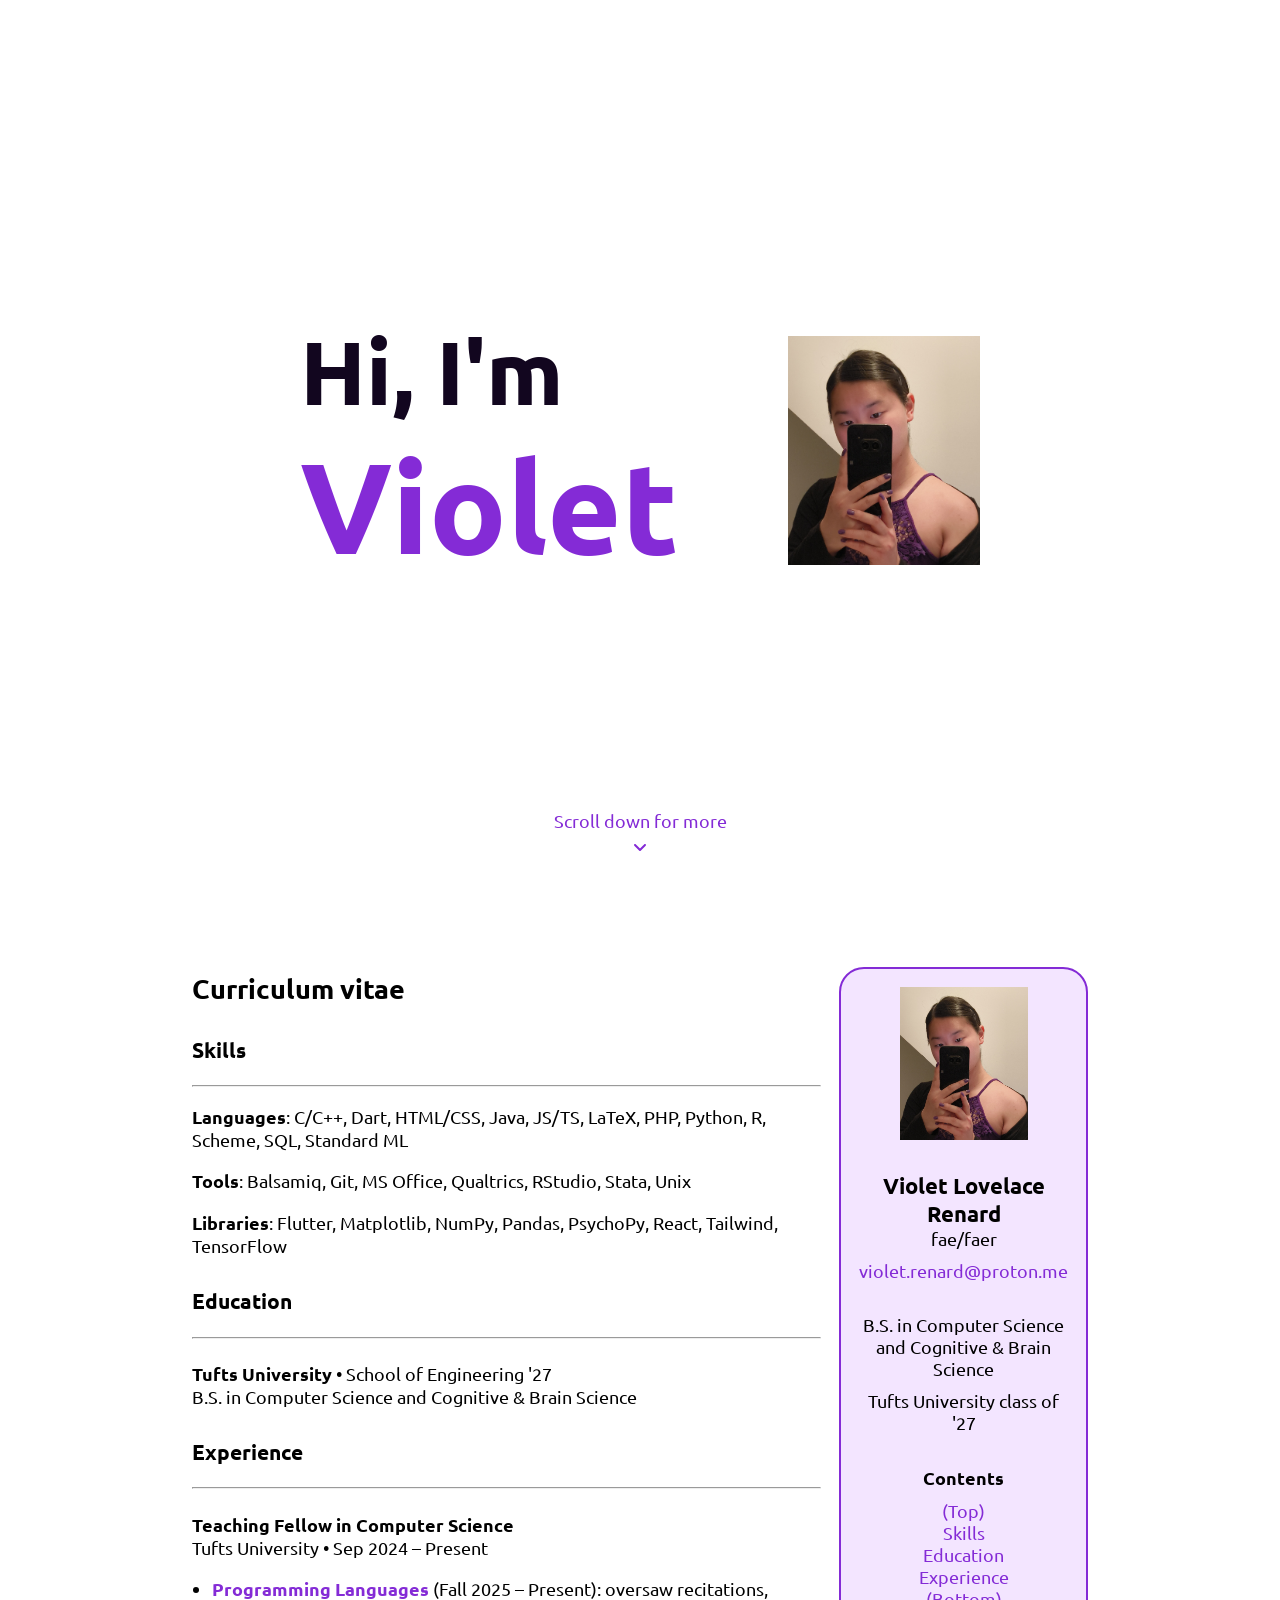
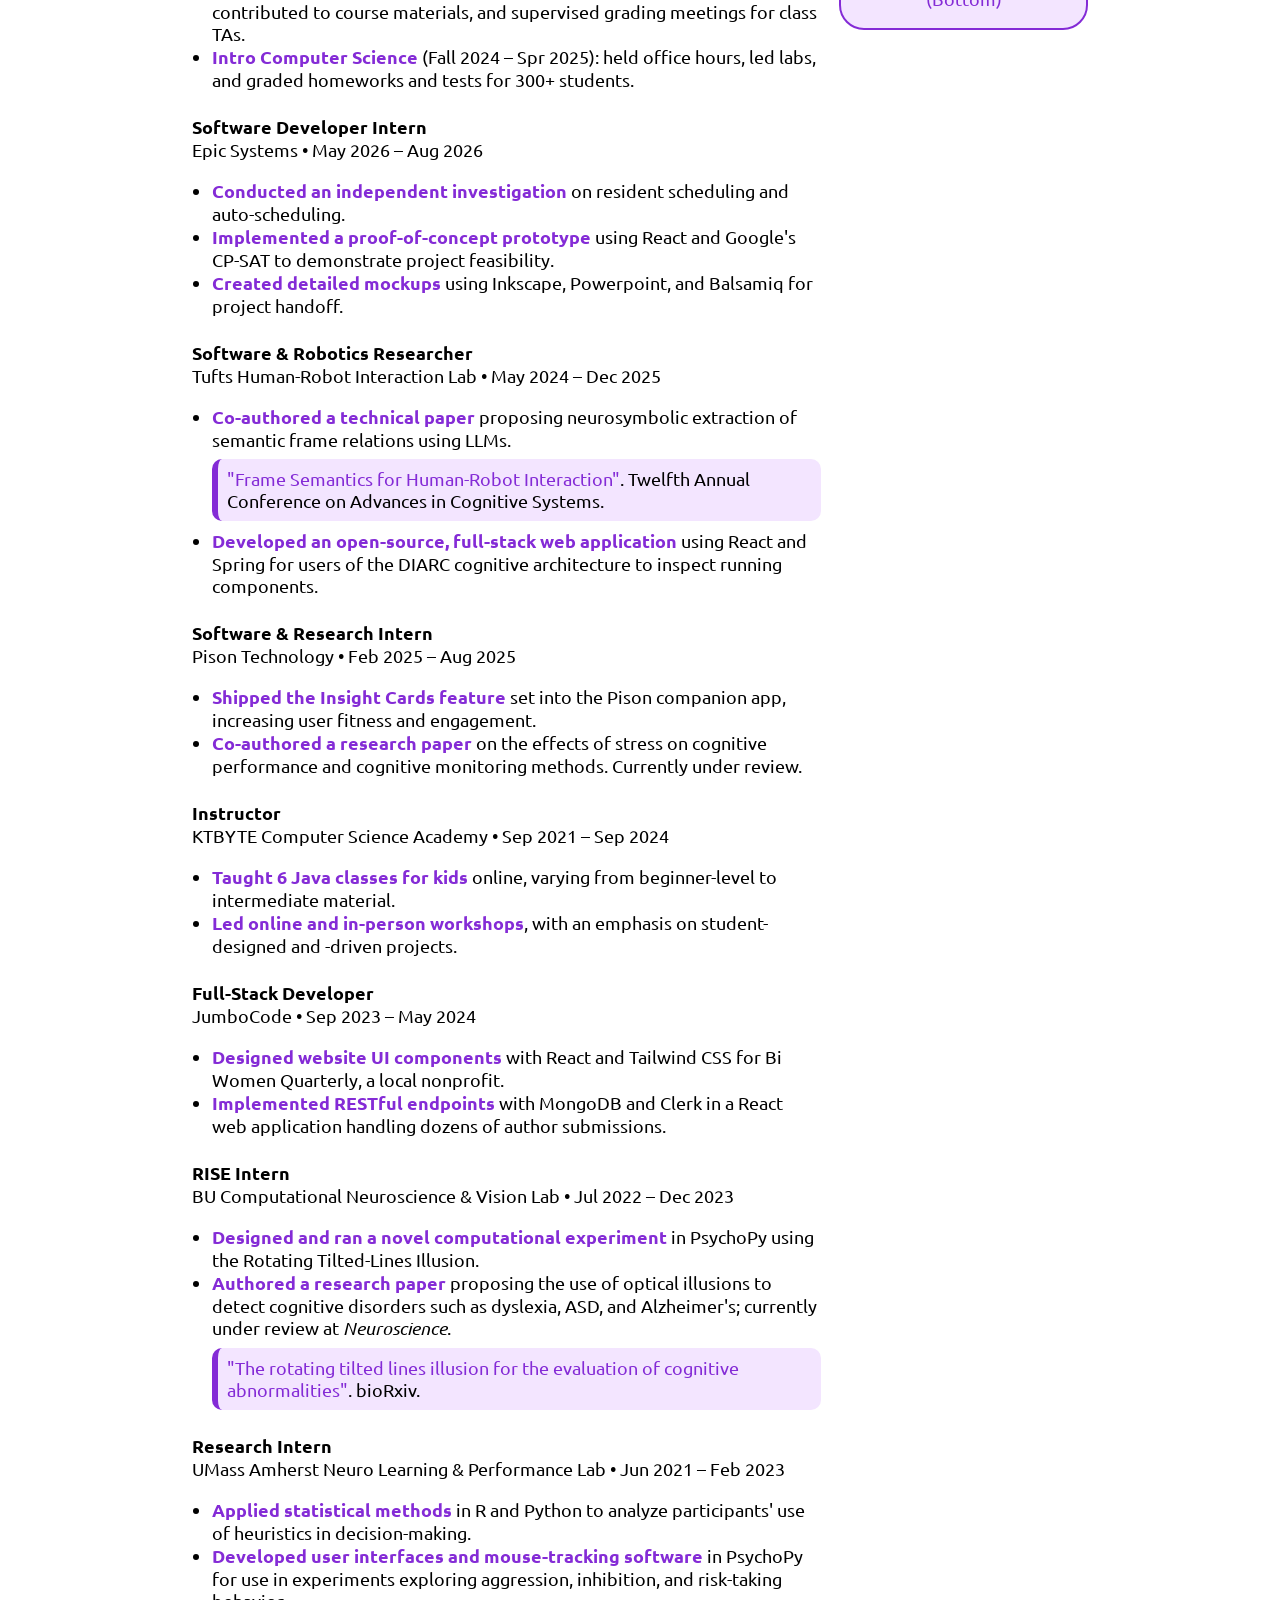
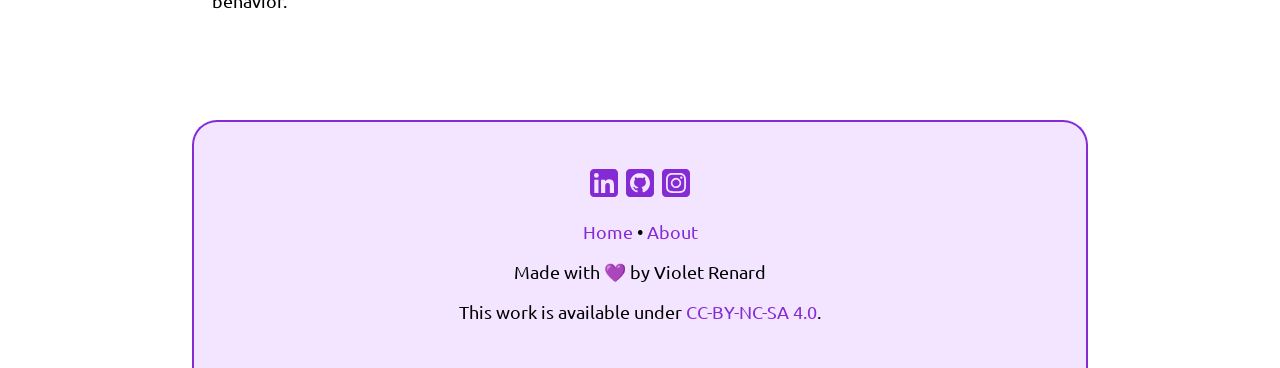
<file: index.html>
<!DOCTYPE html>
<html>
  <head>
    <meta charset="UTF-8">
    <meta name="viewport" content="width=device-width, initial-scale=1.0">
    <title>Violet Renard</title>
    <link href="/style.css" rel="stylesheet" type="text/css" media="all">
    <link rel="preconnect" href="https://fonts.googleapis.com">
    <link rel="preconnect" href="https://fonts.gstatic.com" crossorigin>
    <link href="https://fonts.googleapis.com/css2?family=Noto+Sans+Mono:wght@100..900&family=Ubuntu:ital,wght@0,300;0,400;0,500;0,700;1,300;1,400;1,500;1,700&display=swap" rel="stylesheet">
    <link rel="icon" type="image/png" href="favicon.png">
  </head>
  <body>
    <div id="splash-container">
      <h1 id="splash-1">
        Hi, I'm<br />
        <span id="splash-2">Violet</span>
      </h1>

      <img
        src="assets/selfie.jpg"
        id="splash-picture"
        alt="Headshot of Violet Renard"
      />
    </div>

    <div id="scroll-marker">
      <p>Scroll down for more</p>
      <img id="scroll-bouncer" src="icons/angle-down.svg" />
    </div>

    <div id="section-cv">
      <div id="infobar">
        <img
          src="assets/selfie.jpg"
          id="floating-picture"
          alt="Headshot of Violet Renard"
        />
        
        <p class="infobar-name">Violet Lovelace Renard</p>
        <p style="margin-top: 0;">fae/faer</p>

        <p><a href="mailto:violet.renard@proton.me">violet.renard@proton.me</a></p>

        <p style="margin-top: 2rem;"">B.S. in Computer Science and Cognitive & Brain Science</p>
        <p>Tufts University class of '27</p>

        <p style="margin-top: 2rem;""><strong>Contents</strong></p>
        <p>
          <a href="#">(Top)</a><br />
          <a href="#skills">Skills</a><br />
          <a href="#education">Education</a><br />
          <a href="#experience">Experience</a><br />
          <a href="#bottom">(Bottom)</a>
        </p>
      </div>

      <div>
        <h2>Curriculum vitae</h2>

        <h3 id="skills">Skills</h3>
        <hr />

        <p>
          <strong>Languages</strong>: C/C++, Dart, HTML/CSS, Java, JS/TS, LaTeX, PHP, Python, R, Scheme, SQL, Standard ML
        </p>
        
        <p>
          <strong>Tools</strong>: Balsamiq, Git, MS Office, Qualtrics, RStudio, Stata, Unix
        </p>
        
        <p>
          <strong>Libraries</strong>: Flutter, Matplotlib, NumPy, Pandas, PsychoPy, React, Tailwind, TensorFlow
        </p>

        <h3 id="education">Education</h3>
        <hr />

        <h4 class="resume-item">Tufts University<span style="font-weight: normal;"> • School of Engineering '27</span></h4>
        
        <p>B.S. in Computer Science and Cognitive & Brain Science</p>

        <h3 id="experience">Experience</h3>
        <hr />

        <h4 class="resume-item"">Teaching Fellow in Computer Science</h4>
        <p>Tufts University • Sep 2024 – Present</p>
        <ul>
          <li><strong class="purple">Programming Languages</strong> (Fall 2025 – Present): oversaw recitations, contributed to course materials, and supervised grading meetings for class TAs.</li>
          <li><strong class="purple">Intro Computer Science</strong> (Fall 2024 – Spr 2025): held office hours, led labs, and graded homeworks and tests for 300+ students.</li>
        </ul>

        <h4 class="resume-item"">Software Developer Intern</h4>
        <p>Epic Systems • May 2026 – Aug 2026</p>
        <ul>
          <li><strong class="purple">Conducted an independent investigation</strong> on resident scheduling and auto-scheduling.</li>
          <li><strong class="purple">Implemented a proof-of-concept prototype</strong> using React and Google's CP-SAT to demonstrate project feasibility.</li>
          <li><strong class="purple">Created detailed mockups</strong> using Inkscape, Powerpoint, and Balsamiq for project handoff.</li>
        </ul>

        <h4 class="resume-item"">Software & Robotics Researcher</h4>
        <p>Tufts Human-Robot Interaction Lab • May 2024 – Dec 2025</p>
        <ul>
          <li>
            <strong class="purple">Co-authored a technical paper</strong> proposing neurosymbolic extraction of semantic frame relations using LLMs.
            <p class="reference"><a href="https://openreview.net/forum?id=uli4oKYeVN">"Frame Semantics for Human-Robot Interaction"</a>. Twelfth Annual Conference on Advances in Cognitive Systems.</p>
          </li>
          <li><strong class="purple">Developed an open-source, full-stack web application</strong> using React and Spring for users of the DIARC cognitive architecture to inspect running components.</li>
        </ul>
        
        <h4 class="resume-item"">Software & Research Intern</h4>
        <p>Pison Technology • Feb 2025 – Aug 2025</p>
        <ul>
          <li><strong class="purple">Shipped the Insight Cards feature</strong> set into the Pison companion app, increasing user fitness and engagement.</li>
          <li><strong class="purple">Co-authored a research paper</strong> on the effects of stress on cognitive performance and cognitive monitoring methods. Currently under review.</li>
        </ul>
        
        <h4 class="resume-item"">Instructor</h4>
        <p>KTBYTE Computer Science Academy • Sep 2021 – Sep 2024</p>
        <ul>
          <li><strong class="purple">Taught 6 Java classes for kids</strong> online, varying from beginner-level to intermediate material.</li>
          <li><strong class="purple">Led online and in-person workshops</strong>, with an emphasis on student-designed and -driven projects.</li>
        </ul>
        
        <h4 class="resume-item"">Full-Stack Developer</h4>
        <p>JumboCode • Sep 2023 – May 2024</p>
        <ul>
          <li><strong class="purple">Designed website UI components</strong> with React and Tailwind CSS for Bi Women Quarterly, a local nonprofit.</li>
          <li><strong class="purple">Implemented RESTful endpoints</strong> with MongoDB and Clerk in a React web application handling dozens of author submissions.</li>
        </ul>
        
        <h4 class="resume-item"">RISE Intern</h4>
        <p>BU Computational Neuroscience & Vision Lab • Jul 2022 – Dec 2023</p>
        <ul>
          <li><strong class="purple">Designed and ran a novel computational experiment</strong> in PsychoPy using the Rotating Tilted-Lines Illusion.</li>
          <li>
            <strong class="purple">Authored a research paper</strong> proposing the use of optical illusions to detect cognitive disorders such as dyslexia, ASD, and Alzheimer's; currently under review at <em>Neuroscience</em>.
            <p class="reference"><a href="https://www.biorxiv.org/content/10.64898/2026.03.05.709956v1">"The rotating tilted lines illusion for the evaluation of cognitive abnormalities"</a>. bioRxiv.</p>
          </li>
        </ul>
        
        <h4 class="resume-item"">Research Intern</h4>
        <p>UMass Amherst Neuro Learning & Performance Lab • Jun 2021 – Feb 2023</p>
        <ul>
          <li><strong class="purple">Applied statistical methods</strong> in R and Python to analyze participants' use of heuristics in decision-making.</li>
          <li><strong class="purple">Developed user interfaces and mouse-tracking software</strong> in PsychoPy for use in experiments exploring aggression, inhibition, and risk-taking behavior.</li>
        </ul>
      </div>
    </div>

    <footer id="bottom">
      <a class="no-underline" target="_blank" rel="noreferrer" href="https://www.linkedin.com/in/violet-lovelace-renard/">
        <img class="social-link" src="icons/linkedin.svg" />
      </a>
      <a class="no-underline" target="_blank" rel="noreferrer" href="https://github.com/violet-lovelace-renard">
        <img class="social-link" src="icons/github.svg" />
      </a>
      <a class="no-underline" target="_blank" rel="noreferrer" href="https://www.instagram.com/violet.lovelace.renard">
        <img class="social-link" src="icons/instagram.svg" />
      </a>

      <nav>
        <ul>
          <li><a href="index.html">Home</a> •</li>
          <li><a href="about.html">About</a></li>
        </ul>
      </nav>

      <p>Made with 💜 by Violet Renard</p>
      <p>This work is available under <a target="_blank" rel="noreferrer" href="https://creativecommons.org/licenses/by-nc-sa/4.0/">CC-BY-NC-SA 4.0</a>.</p>
    </footer>
  </body>
  <script>
    function scrollHandler() {
      // Only update after we know the fade-in animation is done.
      if ((Date.now() - performance.timeOrigin) < 1000) return;

      const marker = document.getElementById("scroll-marker");
      marker.style.opacity = (window.scrollY > 1) ? 0 : 1;
    }

    document.addEventListener("scroll", scrollHandler);
  </script>
</html>
</file>
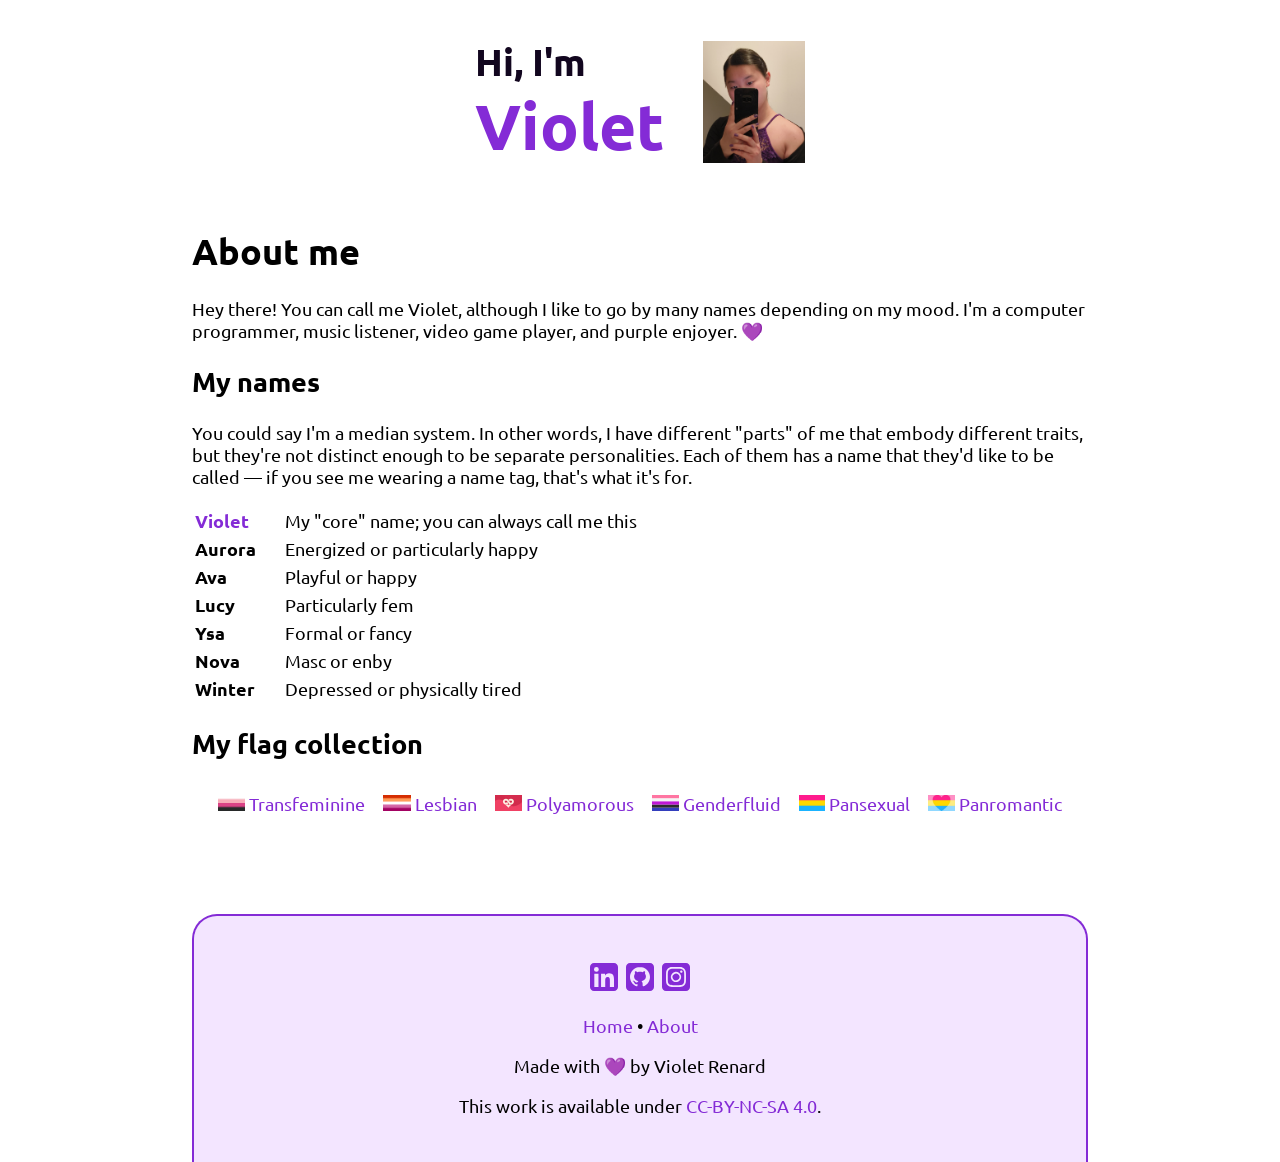
<file: about.html>
<!DOCTYPE html>
<html>
  <head>
    <meta charset="UTF-8">
    <meta name="viewport" content="width=device-width, initial-scale=1.0">
    <title>About Me | Violet Renard</title>
    <link href="/style.css" rel="stylesheet" type="text/css" media="all">
    <link rel="preconnect" href="https://fonts.googleapis.com">
    <link rel="preconnect" href="https://fonts.gstatic.com" crossorigin>
    <link href="https://fonts.googleapis.com/css2?family=Noto+Sans+Mono:wght@100..900&family=Ubuntu:ital,wght@0,300;0,400;0,500;0,700;1,300;1,400;1,500;1,700&display=swap" rel="stylesheet">
    <link rel="icon" type="image/png" href="favicon.png">
  </head>
  <body>
    <div id="banner-container">
      <p id="banner-1">
        Hi, I'm<br />
        <span id="banner-2">Violet</span>
      </p>

      <img
        src="assets/selfie.jpg"
        id="banner-picture"
        alt="Headshot of Violet Renard"
      />
    </div>

    <h1>About me</h1>

    <p>
    Hey there! You can call me Violet, although I like to go by many names
    depending on my mood. I'm a computer programmer, music listener, video game
    player, and purple enjoyer. 💜
    </p>

    <h2>My names</h2>

    <p>
    You could say I'm a median system. In other words, I have different "parts"
    of me that embody different traits, but they're not distinct enough to be
    separate personalities. Each of them has a name that they'd like to be
    called — if you see me wearing a name tag, that's what it's for.
    </p>

    <table>
      <tr>
        <th class="purple">Violet</th>
        <td>My "core" name; you can always call me this</td>
      </tr>
      <tr>
        <th>Aurora</th>
        <td>Energized or particularly happy</td>
      </tr>
      <tr>
        <th>Ava</th>
        <td>Playful or happy</td>
      </tr>
      <tr>
        <th>Lucy</th>
        <td>Particularly fem</td>
      </tr>
      <tr>
        <th>Ysa</th>
        <td>Formal or fancy</td>
      </tr>
      <tr>
        <th>Nova</th>
        <td>Masc or enby</td>
      </tr>
      <tr>
        <th>Winter</th>
        <td>Depressed or physically tired</td>
      </tr>
    </table>
    
    <h2>My flag collection</h2>

    <div id="flag-collection">
      <div>
        <a class="revealer" href="https://lgbtqia.wiki/wiki/Transfeminine">
          <img src="assets/transfeminine.png" /> Transfeminine
        </a>
        <div class="follower-tooltip">
          <img src="assets/transfeminine.png" />
          <p><strong>Transfeminine</strong>: being a woman while not having been
          assigned female at birth</p>
          <p><em>Flag credit: u/throwawayacountyay</em></p>
        </div>
      </div>

      <div>
        <a class="revealer" href="https://lgbtqia.wiki/wiki/Lesbian">
          <img src="assets/lesbian.png" /> Lesbian
        </a>
        <div class="follower-tooltip">
          <img src="assets/lesbian.png" />
          <p><strong>Lesbian</strong>: being a woman attracted to other women</p>
          <p><em>Flag credit: purrfectcath</em></p>
        </div>
      </div>

      <div>
        <a class="revealer" href="https://lgbtqia.wiki/wiki/Polyamorous">
          <img src="assets/polyamorous.png" /> Polyamorous
        </a>
        <div class="follower-tooltip">
          <img src="assets/polyamorous.png" />
          <p><strong>Polyamorous</strong>: desiring multiple relationships at
          the same time</p>
          <p><em>Flag credit: u/tadfox</em></p>
        </div>
      </div>

      <div>
        <a class="revealer" href="https://lgbtqia.wiki/wiki/Genderfluid">
          <img src="assets/genderfluid.svg" /> Genderfluid
        </a>
        <div class="follower-tooltip">
          <img src="assets/genderfluid.svg" />
          <p><strong>Genderfluid</strong>: having a gender identity which
          changes over time</p>
          <p><em>Flag credit: thoughtstoberememberedon</em></p>
        </div>
      </div>

      <div>
        <a class="revealer" href="https://lgbtqia.wiki/wiki/Pansexual">
          <img src="assets/pansexual.png" /> Pansexual
        </a>
        <div class="follower-tooltip">
          <img src="assets/pansexual.png" />
          <p><strong>Pansexual</strong>: being sexually attracted to all
          genders</p>
          <p><em>Flag credit: shrikeabyssals</em></p>
        </div>
      </div>

      <div>
        <a class="revealer" href="https://lgbtqia.wiki/wiki/Panromantic">
          <img src="assets/panromantic.jpg" /> Panromantic
        </a>
        <div class="follower-tooltip">
          <img src="assets/panromantic.jpg" />
          <p><strong>Panromantic</strong>: being romantically attracted to all
          genders</p>
          <p><em>Flag credit: Pride-Flags</em></p>
        </div>
      </div>
    </div>

    <footer>
      <a target="_blank" rel="noreferrer" href="https://www.linkedin.com/in/violet-lovelace-renard/">
        <img class="social-link" src="icons/linkedin.svg" />
      </a>
      <a target="_blank" rel="noreferrer" href="https://github.com/violet-lovelace-renard">
        <img class="social-link" src="icons/github.svg" />
      </a>
      <a target="_blank" rel="noreferrer" href="https://www.instagram.com/violet.lovelace.renard">
        <img class="social-link" src="icons/instagram.svg" />
      </a>
      
      <nav>
        <ul>
          <li><a href="index.html">Home</a> •</li>
          <li><a href="about.html">About</a></li>
        </ul>
      </nav>

      <p>Made with 💜 by Violet Renard</p>
      <p>This work is available under <a target="_blank" rel="noreferrer" href="https://creativecommons.org/licenses/by-nc-sa/4.0/">CC-BY-NC-SA 4.0</a>.</p>
    </footer>
  </body>
</html>
</file>
<file: style.css>
@keyframes fade-in {
    from {
        translate: 0 10px;
        opacity: 0;
    }
    to {
        translate: 0 0;
        opacity: 1;
    }
}

@keyframes bounce-down {
    0% {
        translate: 0 0;
    }
    10% {
        translate: 0 10px;
    }
    20% {
        translate: 0 0;
    }
    30% {
        translate: 0 10px;
    }
    40% {
        translate: 0 0;
    }
    /* Imitate a pause between iterations */
    100% {
        translate: 0 0;
    }
}

body {
    background-color: white;
    color: black;
    font-family: "Ubuntu", sans-serif;
    font-size: medium;

    margin: 0;
    padding-left: 15vw;
    padding-right: 15vw;

    --color-body: #12061F;
    --color-accent: #842BD6;
    --color-accent-light: #f3e5ff;
    --color-complement: #ffe13a;
    --color-complement-light: #fffce8;
    --color-negative: #eeeeee;
    --color-none: #00000000;

    @media (min-width: 600px) {
        font-size: large;
    }
}

body * {
    animation-name: fade-in;
    animation-duration: .5s;
    animation-fill-mode: backwards;
    animation-delay: calc(.075s * (sibling-index() - 1));
}

footer {
    margin-top: 10vh;

    /* Only top corners are rounded */
    border-top-left-radius: 25px;
    border-top-right-radius: 25px;
    border-width: 2px;
    border-style: solid;
    border-color: var(--color-accent);
    border-bottom: var(--color-none);

    background-color: var(--color-accent-light);

    padding: 5vh 5vh;

    text-align: center;

    /* To make content to page end negative space
       equal footer border to content negative space */
    & > p {
        margin-bottom: 0;
    }

    /* Present nav items in one line */
    & > nav > ul {
        padding-left: 0;
        
        & > li {
            display: inline;
        }
    }
}

a {
    text-decoration: none;

    &:hover {
        text-decoration: underline;

        &.no-underline {
            text-decoration: none;
        }
    }

    &:link, &:visited {
        color: var(--color-accent);
    }
}

table {
    th {
        padding-right: 1vh;
        text-align: left;
    }
    td {
        padding-left: 2vh;
        padding-right: 2vh;
    }
}

h3 {
    margin-top: 30px;
}

ul {
    padding-left: 20px;
}

ol {
    padding-left: 20px;
}

.reference {
    margin-top: 8px;
    margin-bottom: 8px;

    border-radius: 10px;
    border-width: 0.4rem;
    border-style: none;
    border-left-style: solid;
    border-color: var(--color-accent);

    background-color: var(--color-accent-light);

    padding: 1vh 1vh;
}

.purple {
    color: var(--color-accent);
}

.social-link {
    width: 2rem;
    height: 2rem;
    transition: transform 0.2s;
    color: var(--color-accent);

    &:hover {
        cursor: pointer;
        transform: scale(1.5);
    }
}

.follower-tooltip {
    display: none;
}

.revealer:hover + .follower-tooltip {
    display: block;
    position: absolute;

    border-radius: 10px;
    border-width: 2px;
    border-style: solid;
    border-color: var(--color-accent);

    background-color: var(--color-accent-light);

    padding: 1vh 1vh;

    width: 15rem;

    img {
        width: 100%;
        height: auto;
    }

    p {
        margin-bottom: 0;
    }
}

.work-in-progress {
    margin-top: 10vh;

    border-radius: 25px;
    border-width: 2px;
    border-style: solid;
    border-color: var(--color-complement);

    background-color: var(--color-complement-light);

    padding: 1vh 1vh;

    text-align: center;
}

.resume-item {
    margin-bottom: 0;
}

.resume-item + p {
    margin-top: 0;
}

#splash-container {
    display: flex;
    justify-content: space-evenly;
    align-items: center;
    height: 50vh;
    margin-top: 25vh;
    margin-bottom: 15vh; /* Asymmetrical for scroll-down marker */
}

#splash-1 {
    font-size: 7vw;
    color: var(--color-body);
    text-indent: 3vw hanging;
}

#splash-2 {
    font-size: 10vw;
    color: var(--color-accent);
}

#splash-picture {
    max-width: 15vw;
    height: auto;
    width: auto;
}

#scroll-marker {
    text-align: center;
    color: var(--color-accent);
    margin-bottom: 10vh;
    
    transition: opacity 0.3s;

    & > p {
        margin-bottom: 5px;
    }

    & > #scroll-bouncer {
        height: 1rem;
        width: 1rem;

        animation-name: bounce-down;
        animation-duration: 4s;
        animation-delay: 1s;
        animation-iteration-count: infinite;
    }
}

#banner-container {
    display: flex;
    column-gap: 3vw;
    justify-content: center;
    align-items: center;
}

#banner-1 {
    font-size: 3vw;
    font-weight: bold;
    color: var(--color-body);
    text-indent: 1vw hanging;
}

#banner-2 {
    font-size: 5vw;
    font-weight: bold;
    color: var(--color-accent);
}

#banner-picture {
    max-width: 8vw;
    height: auto;
    width: auto;
}

#flag-collection {
    display: flex;
    flex-wrap: wrap;
    justify-content: center;

    div {
        padding: 1vh;
    }

    a img {
        height: 1rem;
        width: auto;
    }
}

#section-cv {
    @media (min-width: 800px) {
        display: flex;
        flex-direction: row-reverse;
        align-items: flex-start;
    }
}

#infobar {
    border-radius: 25px;
    border-width: 2px;
    border-style: solid;
    border-color: var(--color-accent);

    background-color: var(--color-accent-light);

    padding: 5vh 5vh;

    text-align: center;

    & > p {
        margin-top: 10px;
        margin-bottom: 0;
    }

    & > img {
        max-width: 30vw;
        height: auto;
        width: auto;

        margin-bottom: 18px;

    }

    & > .infobar-name {
        font-weight: bold;
        font-size: large;
        margin-bottom: 0;
    }

    @media (min-width: 800px) {
        position: sticky;
        top: 2vh;
        flex: initial;

        margin-left: 2vh;
        margin-top: 2vh;
        margin-bottom: 2vh;
        padding: 2vh 2vh;

        & > img {
            max-width: 10vw;
        }

        & > .infobar-name {
            font-size: larger;
        }
    }
}
</file>
